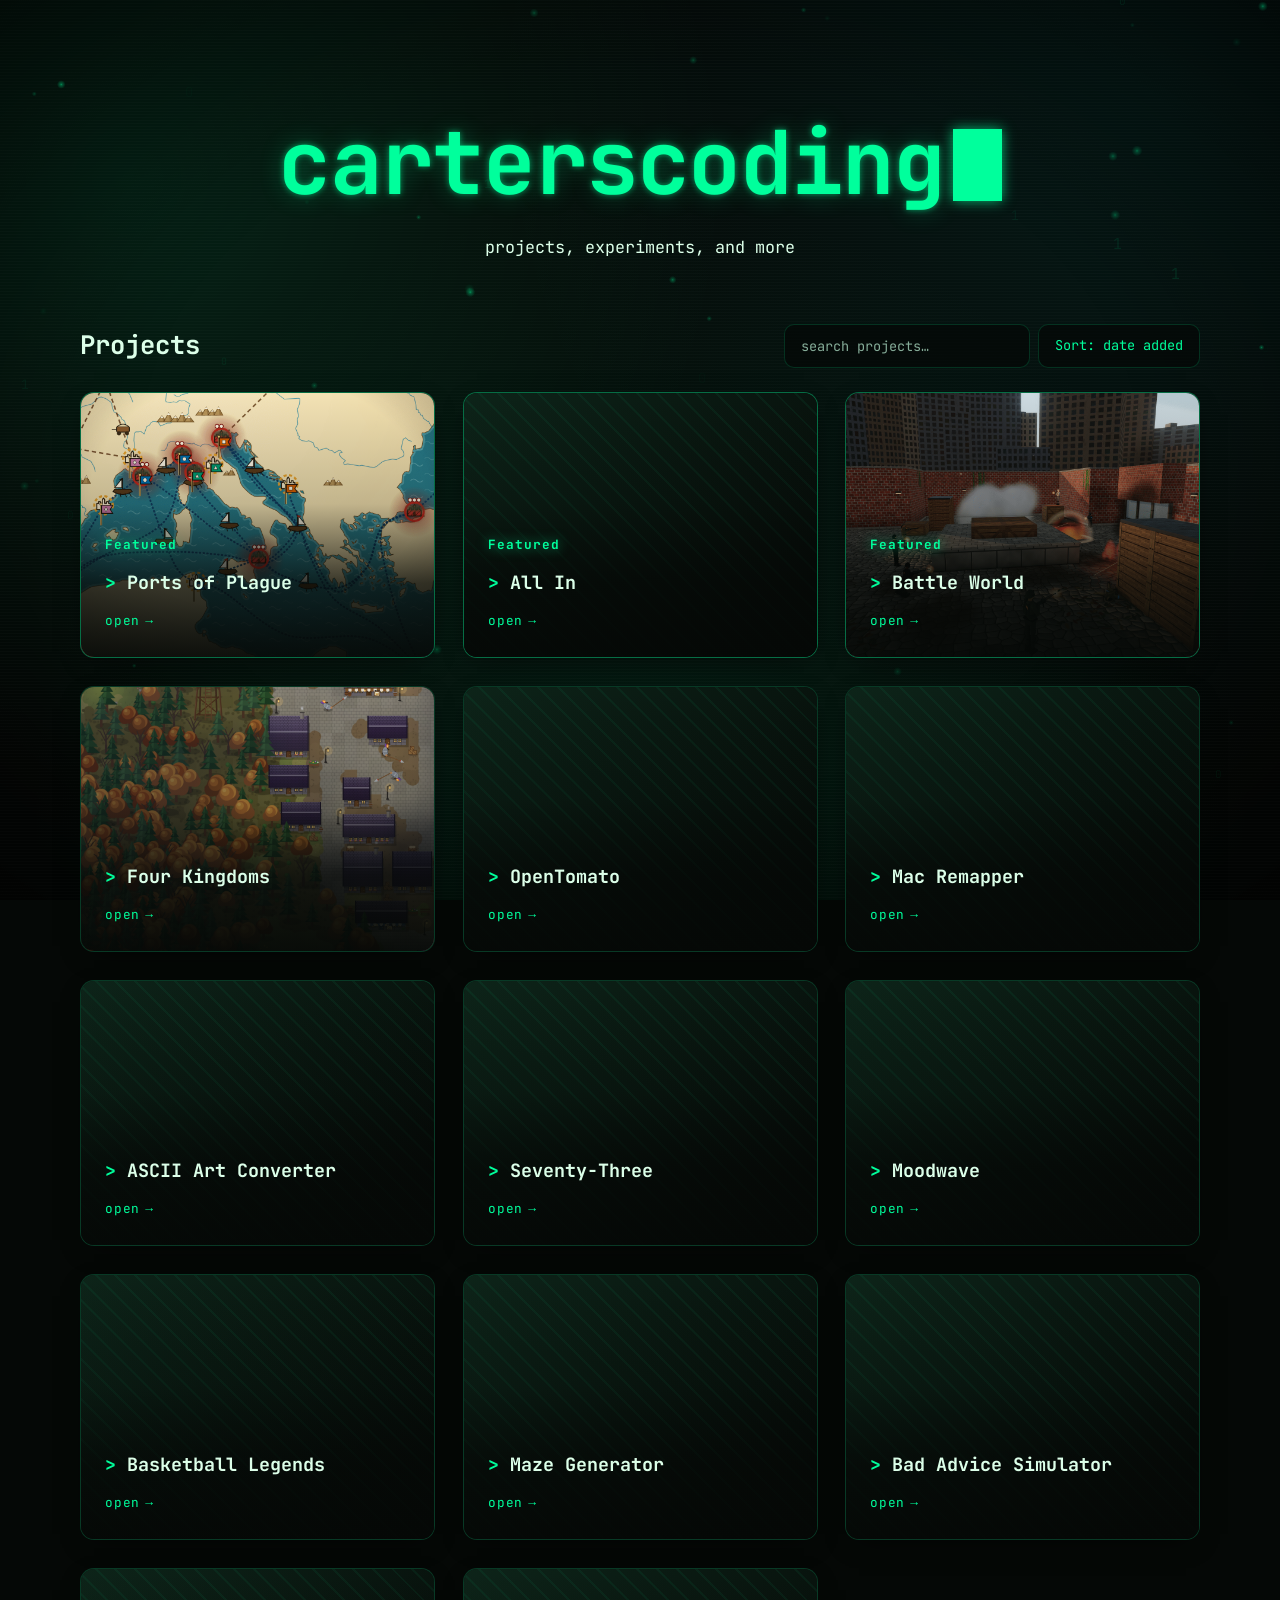
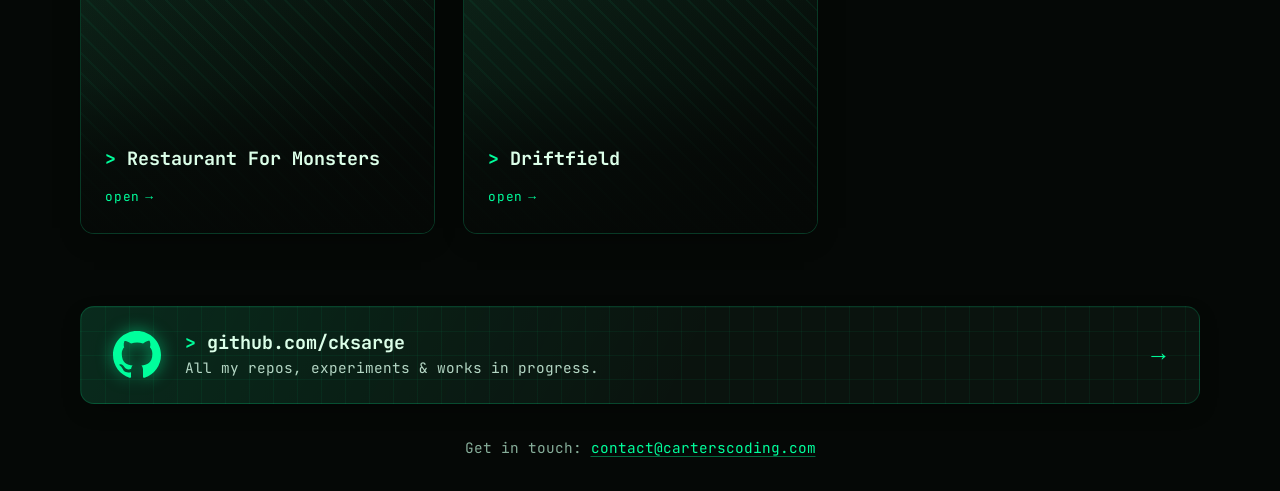
<file: index.html>
<!DOCTYPE html>
<html lang="en">
<head>
  <meta charset="utf-8">
  <meta name="viewport" content="width=device-width, initial-scale=1">
  <!-- Only files from this site may load or run (data: is for the inline favicon
       and the squiggle image in styles.css). Framing protection needs a response
       header, which GitHub Pages can't send. -->
  <meta http-equiv="Content-Security-Policy" content="default-src 'self'; script-src 'self'; style-src 'self'; img-src 'self' data:; font-src 'self'; connect-src 'none'; object-src 'none'; base-uri 'none'; form-action 'none'">
  <meta name="referrer" content="strict-origin-when-cross-origin">
  <title>carterscoding</title>
  <meta name="description" content="carterscoding: projects, experiments, and things Carter has built.">
  <meta name="theme-color" content="#050806">
  <link rel="canonical" href="https://carterscoding.com/">

  <!-- Social preview -->
  <meta property="og:type" content="website">
  <meta property="og:title" content="carterscoding">
  <meta property="og:description" content="Projects, experiments, and things Carter has built.">
  <meta property="og:url" content="https://carterscoding.com/">
  <meta property="og:image" content="https://carterscoding.com/images/social-preview.png">
  <meta property="og:image:width" content="1200">
  <meta property="og:image:height" content="630">
  <meta property="og:image:alt" content="The carterscoding homepage: a glowing green terminal-style title">
  <meta name="twitter:card" content="summary_large_image">

  <!-- Favicon: a green ">_" drawn inline (colors match --c-bg and --c-accent).
       favicon.ico and apple-touch-icon.png are the same picture for older
       browsers and phone home screens. -->
  <link rel="apple-touch-icon" href="apple-touch-icon.png">
  <link rel="icon" href="data:image/svg+xml,%3Csvg xmlns='http://www.w3.org/2000/svg' viewBox='0 0 32 32'%3E%3Crect width='32' height='32' rx='6' fill='%23050806'/%3E%3Cpath d='M7 10l6 6-6 6' fill='none' stroke='%2300ff9c' stroke-width='3' stroke-linecap='round' stroke-linejoin='round'/%3E%3Crect x='15' y='21' width='10' height='3' rx='1' fill='%2300ff9c'/%3E%3C/svg%3E">

  <!-- Font: JetBrains Mono from fonts/ (see @font-face in styles.css). Start
       downloading it now; text shows in the fallback font until it arrives. -->
  <link rel="preload" href="fonts/jetbrains-mono-latin-400.woff2" as="font" type="font/woff2" crossorigin>
  <link rel="preload" href="fonts/jetbrains-mono-latin-700.woff2" as="font" type="font/woff2" crossorigin>

  <!-- ?v=… makes browsers fetch fresh copies after a deploy (GitHub Pages lets
       them cache for 10 minutes). Bump it whenever these files change. -->
  <link rel="stylesheet" href="styles.css?v=2026-11-16">

  <!-- defer: run after the HTML is parsed, in this order -->
  <script src="projects.js?v=2026-11-16" defer></script>
  <script src="script.js?v=2026-11-16" defer></script>
</head>
<body>
  <a class="skip-link" href="#projects">Skip to projects</a>

  <!-- Decorative background layers (hidden from screen readers) -->
  <div class="bg" aria-hidden="true">
    <div class="bg__gradient"></div>
    <div class="bg__scanlines"></div>
  </div>
  <canvas id="particles" aria-hidden="true"></canvas>
  <div class="fx-layer" id="fx-layer" aria-hidden="true"></div>

  <div class="page">
    <header class="site-header">
      <!-- Clicking the title plays a random animation (see script.js) -->
      <h1 class="title">
        <button type="button" class="title__btn" id="title-btn" aria-label="carterscoding">
          <span class="title__text" id="title-text">carterscoding</span><span class="cursor" aria-hidden="true"></span>
        </button>
      </h1>

      <p class="tagline">projects, experiments, and more</p>
    </header>

    <main id="projects" class="container" tabindex="-1">
      <div class="section-head">
        <h2 class="section-title">Projects</h2>

        <!-- Search + sort (section 1 of script.js). Hidden until the cards
             exist, since without JavaScript there's nothing to search. -->
        <div class="controls" id="project-controls" role="search" hidden>
          <input class="controls__search" id="project-search" type="search"
                 placeholder="search projects…" aria-label="Search projects"
                 autocomplete="off" spellcheck="false">
          <button class="controls__sort" id="project-sort" type="button">Sort: date added</button>
        </div>
      </div>

      <!-- Cards are generated from projects.js -->
      <ul class="grid" id="project-grid"></ul>

      <!-- "N projects" for screen readers as the search changes; shown when nothing matches -->
      <p class="grid__status" id="project-status" aria-live="polite"></p>

      <noscript>
        <p class="noscript-msg">Turn on JavaScript to see my projects, or browse them on
          <a href="https://github.com/cksarge">GitHub</a>.</p>
      </noscript>
    </main>

    <footer class="site-footer container">
      <a class="card card--wide" href="https://github.com/cksarge" aria-labelledby="gh-title" aria-describedby="gh-desc">
        <span class="card__glare" aria-hidden="true"></span>

        <!-- GitHub mark -->
        <svg class="gh-icon" viewBox="0 0 16 16" aria-hidden="true" focusable="false">
          <path fill="currentColor" d="M8 0C3.58 0 0 3.58 0 8c0 3.54 2.29 6.53 5.47 7.59.4.07.55-.17.55-.38 0-.19-.01-.82-.01-1.49-2.01.37-2.53-.49-2.69-.94-.09-.23-.48-.94-.82-1.13-.28-.15-.68-.52-.01-.53.63-.01 1.08.58 1.23.82.72 1.21 1.87.87 2.33.66.07-.52.28-.87.51-1.07-1.78-.2-3.64-.89-3.64-3.95 0-.87.31-1.59.82-2.15-.08-.2-.36-1.02.08-2.12 0 0 .67-.21 2.2.82.64-.18 1.32-.27 2-.27.68 0 1.36.09 2 .27 1.53-1.04 2.2-.82 2.2-.82.44 1.1.16 1.92.08 2.12.51.56.82 1.27.82 2.15 0 3.07-1.87 3.75-3.65 3.95.29.25.54.73.54 1.48 0 1.07-.01 1.93-.01 2.2 0 .21.15.46.55.38A8.013 8.013 0 0016 8c0-4.42-3.58-8-8-8z"/>
        </svg>

        <span class="card__body">
          <span class="card__title" id="gh-title"><span class="sr-only">GitHub: </span>github.com/cksarge</span>
          <span class="card__desc" id="gh-desc">All my repos, experiments &amp; works in progress.</span>
        </span>

        <span class="card__cta" aria-hidden="true"><span class="card__arrow">→</span></span>
      </a>

      <p class="contact">
        Get in touch: <a class="contact__link" href="mailto:contact@carterscoding.com">contact@carterscoding.com</a>
      </p>
    </footer>
  </div>
</body>
</html>
</file>
<file: styles.css>
/* =============================================================
   carterscoding.com — styles
   -------------------------------------------------------------
   Everything themeable in this file lives in :root below (the
   particle canvas reads --c-accent-rgb and --font-mono too). A few
   colors also live outside CSS; README "Change the look" lists them.
   ============================================================= */

/* JetBrains Mono, served from this site (fonts/, SIL Open Font License).
   Only the Latin letters are included; anything else falls back to the
   next font in --font-mono. */
@font-face {
  font-family: "JetBrains Mono";
  font-style: normal;
  font-weight: 400;
  font-display: swap;
  src: url("fonts/jetbrains-mono-latin-400.woff2") format("woff2");
}

@font-face {
  font-family: "JetBrains Mono";
  font-style: normal;
  font-weight: 700;
  font-display: swap;
  src: url("fonts/jetbrains-mono-latin-700.woff2") format("woff2");
}

:root {
  /* ---------- Colors ---------- */
  --c-bg: #050806;                 /* page background */
  --c-bg-rgb: 5, 8, 6;             /* same as --c-bg, for rgba() overlays (change both together) */
  --c-bg-raised: #0a130e;          /* card background (shows if an image is missing) */
  --c-card-fallback: #0d2419;      /* tint of the pattern shown when a card image is missing */
  --c-accent: #00ff9c;             /* neon terminal green */
  --c-accent-rgb: 0, 255, 156;     /* same as --c-accent with commas, for rgba() glows + canvas (change both together) */
  --c-accent-2: #00d8c4;           /* teal secondary accent */
  --c-text: #dcffe9;               /* main text */
  --c-text-dim: #b4d6c4;           /* card descriptions */
  --c-text-muted: #86ad99;         /* secondary text */
  --c-border: rgba(var(--c-accent-rgb), 0.16);
  --c-border-hot: rgba(var(--c-accent-rgb), 0.7);
  --c-glitch-a: #ff2d6f;           /* RGB-split colors for the glitch animation */
  --c-glitch-b: #00e5ff;

  /* Moving background gradient blobs. The first follows the accent; the
     other two are a teal and a deep green, so retint them with it. */
  --c-bg-glow-1: rgba(var(--c-accent-rgb), 0.11);
  --c-bg-glow-2: rgba(0, 200, 190, 0.09);
  --c-bg-glow-3: rgba(0, 120, 75, 0.18);

  /* Split-flap title tiles (the "flap" effect) */
  --c-flap-top: #10211a;
  --c-flap-gap: #020403;
  --c-flap-bottom: #0b1812;

  /* ---------- Glows ---------- */
  --glow-text: 0 0 6px rgba(var(--c-accent-rgb), 0.55), 0 0 24px rgba(var(--c-accent-rgb), 0.25);
  --glow-card:
    0 0 0 1px rgba(var(--c-accent-rgb), 0.45),
    0 14px 40px -10px rgba(var(--c-accent-rgb), 0.35),
    0 0 26px rgba(var(--c-accent-rgb), 0.16);
  --glow-icon: drop-shadow(0 0 8px rgba(var(--c-accent-rgb), 0.55));
  --shadow-card: 0 8px 28px -14px rgba(0, 0, 0, 0.9);

  /* ---------- Spacing & sizing ---------- */
  --space-1: 0.25rem;
  --space-2: 0.5rem;
  --space-3: 0.75rem;
  --space-4: 1rem;
  --space-5: 1.5rem;
  --space-6: 2rem;
  --space-8: 4.5rem;
  --gutter: clamp(16px, 4vw, 40px);  /* side padding (16px on phones) */
  --max-width: 1200px;
  --grid-gap: clamp(16px, 2.4vw, 28px);
  --radius: 14px;

  /* ---------- Type ---------- */
  --font-mono: "JetBrains Mono", "Fira Code", ui-monospace, SFMono-Regular, Menlo, Consolas, "Liberation Mono", monospace;

  /* ---------- Motion ---------- */
  --ease-out: cubic-bezier(0.2, 0.8, 0.2, 1);
  --dur-fast: 0.2s;
  --dur-med: 0.35s;
  --dur-zoom: 1.4s;                /* card image zoom on hover */
  --bg-cycle: 38s;                 /* one pass of the background drift */
  --card-lift: -6px;               /* how far cards rise on hover */
}

/* =============================================================
   Base
   ============================================================= */

*,
*::before,
*::after {
  box-sizing: border-box;
}

html {
  color-scheme: dark;
  -webkit-text-size-adjust: 100%;
  text-size-adjust: 100%;
}

body {
  margin: 0;
  min-height: 100vh;
  min-height: 100dvh;
  background: var(--c-bg);
  color: var(--c-text);
  font-family: var(--font-mono);
  font-size: 1rem;
  line-height: 1.6;
  -webkit-font-smoothing: antialiased;
}

img,
svg {
  display: block;
  max-width: 100%;
}

a {
  color: inherit;
}

::selection {
  background: rgba(var(--c-accent-rgb), 0.3);
  color: #fff;
}

/* Visually hidden, still read by screen readers */
.sr-only {
  position: absolute;
  width: 1px;
  height: 1px;
  padding: 0;
  margin: -1px;
  overflow: hidden;
  clip: rect(0 0 0 0);
  white-space: nowrap;
  border: 0;
}

.skip-link {
  position: absolute;
  top: var(--space-2);
  left: var(--space-2);
  z-index: 10;
  padding: var(--space-2) var(--space-4);
  background: var(--c-accent);
  color: var(--c-bg);
  font-weight: 700;
  border-radius: 6px;
  transform: translateY(-200%);
  transition: transform var(--dur-fast);
}

.skip-link:focus {
  transform: none;
}

/* =============================================================
   Background: drifting gradient + scanlines + particle canvas
   ============================================================= */

.bg {
  position: fixed;
  inset: 0;
  z-index: 0;
  overflow: hidden;
  pointer-events: none;
}

/* Oversized layer so it can drift without showing its edges */
.bg__gradient {
  position: absolute;
  inset: -50%;
  background:
    radial-gradient(circle at 30% 35%, var(--c-bg-glow-1), transparent 28%),
    radial-gradient(circle at 70% 30%, var(--c-bg-glow-2), transparent 30%),
    radial-gradient(circle at 50% 70%, var(--c-bg-glow-3), transparent 34%),
    var(--c-bg);
  animation: bg-drift var(--bg-cycle) ease-in-out infinite alternate;
  will-change: transform;
}

@keyframes bg-drift {
  0%   { transform: translate3d(-5%, -4%, 0) rotate(0deg) scale(1); }
  50%  { transform: translate3d(4%, 3%, 0) rotate(10deg) scale(1.08); }
  100% { transform: translate3d(-2%, 5%, 0) rotate(-6deg) scale(1.02); }
}

/* Faint CRT scanlines + vignette for the terminal feel */
.bg__scanlines {
  position: absolute;
  inset: 0;
  background:
    radial-gradient(ellipse at center, transparent 55%, rgba(0, 0, 0, 0.55) 100%),
    repeating-linear-gradient(to bottom, rgba(255, 255, 255, 0.018) 0 1px, transparent 1px 3px);
}

#particles {
  position: fixed;
  inset: 0;
  z-index: 1;
  width: 100%;
  height: 100%;
  pointer-events: none;
}

/* Overlay for effects that cover the whole viewport: shockwave rings,
   Matrix rain, the DVD logo and its confetti. overflow: hidden means they
   can never cause scrollbars. Effects tied to the title use .fx-pinned. */
.fx-layer {
  position: fixed;
  inset: 0;
  z-index: 3;
  overflow: hidden;
  pointer-events: none;
}

/* Effects pinned to the page (not the fixed layer) so they scroll with the
   title: CRT beam, caps lock key, battery, autocorrect, buffering spinner */
.fx-pinned {
  pointer-events: none;
}

/* All real content sits above the background layers.
   overflow-x: clip stops flying title letters from creating a horizontal scrollbar. */
.page {
  position: relative;
  z-index: 2;
  overflow-x: clip;
  padding-bottom: var(--banner-space, 0px);  /* room for the 404 banner while it's showing (set by script.js) */
}

.container {
  width: 100%;
  max-width: var(--max-width);
  margin-inline: auto;
  padding-inline: var(--gutter);
}

/* =============================================================
   Header + animated title
   ============================================================= */

.site-header {
  padding: clamp(3.5rem, 12vh, 8rem) var(--gutter) clamp(2.5rem, 7vh, 4.5rem);
  text-align: center;
}

.title {
  margin: 0;
  font-size: clamp(2.1rem, 9vw, 5.5rem);
  font-weight: 700;
  line-height: 1.15;
  letter-spacing: -0.02em;
}

.title__btn {
  position: relative;              /* offsetParent for the typewriter cursor math */
  display: inline-block;
  margin: 0;
  min-height: 44px;                /* comfortable tap target on phones */
  padding: 0.05em 0.2em;
  border: 0;
  border-radius: 10px;
  background: none;
  color: var(--c-accent);
  font: inherit;
  letter-spacing: inherit;
  cursor: pointer;
  user-select: none;
  -webkit-user-select: none;
  -webkit-tap-highlight-color: transparent;
  touch-action: manipulation;
}

.title__btn:focus-visible {
  outline: 2px dashed var(--c-accent);
  outline-offset: 6px;
}

.title__text {
  display: inline-block;           /* needed so transform/clip-path apply (glitch) */
  white-space: nowrap;
  text-shadow: var(--glow-text);
}

/* Each letter is its own span (created by script.js) */
.title__char {
  display: inline-block;
}

.title__char.is-scrambling { color: var(--c-accent-2); opacity: 0.8; }
.title__char.is-resolved   { animation: char-flash 0.45s ease-out; } /* FLASH_MS in script.js matches */
.title__char.is-hidden     { visibility: hidden; }
.title__char.is-glitched   { color: var(--c-glitch-a); }

@keyframes char-flash {
  from { color: #fff; text-shadow: 0 0 14px var(--c-accent), 0 0 30px var(--c-accent); }
}

/* Blinking block cursor */
.cursor {
  display: inline-block;
  width: 0.55em;
  height: 0.82em;
  margin-left: 0.1em;
  vertical-align: -0.08em;
  background: var(--c-accent);
  box-shadow: 0 0 12px rgba(var(--c-accent-rgb), 0.7);
  animation: blink 1.1s step-end infinite;
}

.cursor.is-solid {
  animation: none;                 /* stays solid while "typing" */
}

@keyframes blink {
  0%, 100% { opacity: 1; }
  50%      { opacity: 0; }
}

/* Glitch: RGB-split text-shadow + sliced clip-path, jumping between frames */
.title__text.fx-glitch {
  animation: glitch 0.75s steps(1, end) both;
}

@keyframes glitch {
  0%   { text-shadow: -3px 0 var(--c-glitch-a), 3px 0 var(--c-glitch-b); transform: translate(-2px, 1px) skewX(-6deg); clip-path: inset(10% 0 55% 0); }
  9%   { text-shadow: 4px 0 var(--c-glitch-a), -4px 0 var(--c-glitch-b);  transform: translate(3px, -1px);              clip-path: inset(60% 0 4% 0); }
  18%  { text-shadow: -2px 0 var(--c-glitch-a), 2px 0 var(--c-glitch-b);  transform: translate(-1px, 0) skewX(10deg);   clip-path: inset(0); }
  30%  { text-shadow: -6px 0 var(--c-glitch-a), 6px 0 var(--c-glitch-b);  transform: translate(4px, 2px);               clip-path: inset(35% 0 30% 0); }
  42%  { text-shadow: 2px 0 var(--c-glitch-a), -2px 0 var(--c-glitch-b);  transform: none;                              clip-path: inset(0); }
  54%  { text-shadow: 5px 1px var(--c-glitch-a), -5px -1px var(--c-glitch-b); transform: translate(-3px, 0) skewX(-3deg); clip-path: inset(72% 0 0 0); }
  66%  { text-shadow: -1px 0 var(--c-glitch-a), 1px 0 var(--c-glitch-b);  transform: translate(1px, -1px);              clip-path: inset(0); }
  78%  { text-shadow: 3px 0 var(--c-glitch-a), -3px 0 var(--c-glitch-b);  transform: skewX(4deg);                       clip-path: inset(18% 0 66% 0); }
  90%  { text-shadow: -1px 0 var(--c-glitch-a), 1px 0 var(--c-glitch-b);  transform: none;                              clip-path: inset(0); }
  100% { text-shadow: var(--glow-text); transform: none; clip-path: none; }
}

/* Shockwave ring (positioned + animated by script.js) */
.shockwave {
  position: absolute;
  width: var(--size);
  height: var(--size);
  margin: calc(var(--size) / -2) 0 0 calc(var(--size) / -2);
  border: 2px solid rgba(var(--c-accent-rgb), 0.9);
  border-radius: 50%;
  box-shadow:
    0 0 24px rgba(var(--c-accent-rgb), 0.55),
    inset 0 0 24px rgba(var(--c-accent-rgb), 0.35);
}

/* CRT power-off: the bright horizontal beam (positioned + animated by script.js) */
.crt-beam {
  position: absolute;
  height: 4px;
  margin-top: -2px;
  border-radius: 2px;
  background: #eafff4;
  box-shadow:
    0 0 10px 2px rgba(var(--c-accent-rgb), 0.9),
    0 0 36px 10px rgba(var(--c-accent-rgb), 0.45);
  opacity: 0;
  translate: -50% 0;
}

/* Matrix rain: one falling column per letter */
.rain {
  position: absolute;
  width: 1.4em;
  margin-left: -0.7em;
  overflow: hidden;
  color: var(--c-accent);
  font-family: var(--font-mono);
  line-height: 1.1;
  text-align: center;
  text-shadow: 0 0 6px rgba(var(--c-accent-rgb), 0.6);
  /* fade out just before the bottom of the screen */
  -webkit-mask-image: linear-gradient(to bottom, #000 94%, transparent);
  mask-image: linear-gradient(to bottom, #000 94%, transparent);
}

.rain__strip {
  display: flex;
  flex-direction: column;
  align-items: center;
}

/* A falling title letter glows white-hot, like the head of a Matrix trail */
.rain-letter {
  position: absolute;
  white-space: pre;
  color: #eafff4;
  text-shadow: 0 0 10px var(--c-accent), 0 0 24px var(--c-accent);
}

/* Split-flap: each letter sits on a dark tile with a split line across the middle */
.title__char.is-flap {
  position: relative;
  isolation: isolate;              /* keeps the tile behind this letter only */
}

.title__char.is-flap::before {
  content: "";
  position: absolute;
  inset: 0.05em 0.03em;
  z-index: -1;
  border-radius: 0.08em;
  background: linear-gradient(to bottom, var(--c-flap-top) 0 48%, var(--c-flap-gap) 48% 52%, var(--c-flap-bottom) 52% 100%);
  box-shadow: inset 0 0 0 1px rgba(var(--c-accent-rgb), 0.18);
  animation: tile-in 0.15s ease-out;
  transition: opacity 0.3s;
}

.title__char.is-flap-out::before {
  opacity: 0;
}

@keyframes tile-in {
  from { opacity: 0; }
}

/* ---------- Everyday-computer jokes (built by script.js: the DVD logo and
   confetti on the fx layer, the rest pinned to the page with .fx-pinned) ---------- */

/* DVD screensaver logo */
.dvd {
  position: absolute;
  top: 0;
  left: 0;
  padding: 0.12em 0.35em;
  border: 0.07em solid transparent;
  border-radius: 0.35em;
  color: var(--c-accent);
  line-height: 1;
  white-space: nowrap;
  text-shadow: 0 0 14px currentColor;
  transform-origin: 0 0;
  transition: border-color 0.3s;
}

.dvd.is-logo {
  border-color: currentColor;
}

.confetti {
  position: absolute;
  width: 8px;
  height: 8px;
  margin: -4px 0 0 -4px;
  border-radius: 2px;
}

/* Caps lock key */
.keycap {
  position: absolute;
  display: flex;
  align-items: center;
  gap: 8px;
  padding: 7px 12px;
  border: 1px solid #3a4a42;
  border-radius: 7px;
  background: linear-gradient(#1c2923, #121b17);
  box-shadow: 0 3px 0 #0a100d;
  color: var(--c-text);
  font-size: 14px;
  white-space: nowrap;
  translate: -50% calc(-100% - 12px);
}

.keycap__led {
  width: 7px;
  height: 7px;
  border-radius: 50%;
  background: #2a3a32;
  transition: background 0.1s, box-shadow 0.1s;
}

.keycap.is-on .keycap__led {
  background: var(--c-accent);
  box-shadow: 0 0 8px var(--c-accent);
}

/* Battery that replaces the cursor (sized to the cursor by script.js) */
.battery {
  position: absolute;
  border: 0.06em solid var(--c-text);
  border-radius: 0.08em;
}

.battery::before {              /* the little nub on top */
  content: "";
  position: absolute;
  top: -0.13em;
  left: 30%;
  width: 40%;
  height: 0.08em;
  border-radius: 0.03em 0.03em 0 0;
  background: var(--c-text);
}

.battery__level {
  position: absolute;
  right: 0.05em;
  bottom: 0.05em;
  left: 0.05em;
  height: 100%;
  max-height: calc(100% - 0.1em);
  border-radius: 0.03em;
  background: #3dff8a;
}

.battery__bolt {
  position: absolute;
  top: 50%;
  left: 50%;
  width: 90%;
  fill: #ffe14d;
  stroke: #1a1a1a;
  stroke-width: 1.2;
  opacity: 0;
  transform: translate(-50%, -50%) scale(0);
}

/* Autocorrect: red squiggly underline + suggestion bubble */
.squiggle {
  position: absolute;
  height: 7px;
  background: url("data:image/svg+xml,%3Csvg xmlns='http://www.w3.org/2000/svg' width='10' height='7'%3E%3Cpath d='M0 3.5 Q2.5 0.5 5 3.5 T10 3.5' fill='none' stroke='%23ff4d6d' stroke-width='1.8'/%3E%3C/svg%3E") repeat-x;
}

.autocorrect {
  position: absolute;
  padding: 7px 12px;
  border-radius: 10px;
  background: #f4f4f5;
  box-shadow: 0 8px 24px rgba(0, 0, 0, 0.45);
  color: #18181b;
  font-family: system-ui, -apple-system, "Segoe UI", sans-serif;
  font-size: 14px;
  white-space: nowrap;
  translate: -50% 0;
}

.autocorrect::before {           /* little pointer up toward the word */
  content: "";
  position: absolute;
  top: -6px;
  left: 50%;
  border: 6px solid transparent;
  border-top: 0;
  border-bottom-color: #f4f4f5;
  translate: -50% 0;
}

.autocorrect b {
  color: #2563eb;
}

.autocorrect__undo {
  color: #2563eb;
  font-weight: 600;
}

.autocorrect.is-pressed {
  background: #dcdce0;
}

/* Buffering spinner with a percentage in the middle */
.spinner {
  position: absolute;
  display: grid;
  place-items: center;
  width: var(--s);
  height: var(--s);
  margin: calc(var(--s) / -2) 0 0 calc(var(--s) / -2);
  color: #fff;
  font-family: system-ui, -apple-system, "Segoe UI", sans-serif;
  font-size: 13px;
  font-weight: 700;
  text-shadow: 0 1px 4px rgba(0, 0, 0, 0.8);
}

.spinner::before {               /* the spinning ring (the % label stays still) */
  content: "";
  position: absolute;
  inset: 0;
  border: 4px solid rgba(255, 255, 255, 0.2);
  border-top-color: #fff;
  border-radius: 50%;
  animation: spin 0.8s linear infinite;
}

@keyframes spin {
  to { rotate: 360deg; }
}

/* Fake progress bar cells */
.title__char.is-bar-empty { opacity: 0.35; }
.title__char.is-meter     { color: var(--c-text); }

.tagline {
  margin: var(--space-4) 0 0;
  color: var(--c-text);
  font-size: clamp(0.9rem, 2.6vw, 1.05rem);
  text-wrap: balance;
}

/* =============================================================
   Projects grid
   ============================================================= */

main:focus {
  outline: none;                   /* focused only via the skip link */
}

/* "Projects" on the left, search + sort on the right (stacked on phones) */
.section-head {
  display: flex;
  flex-wrap: wrap;
  align-items: center;
  justify-content: space-between;
  gap: var(--space-3) var(--space-5);
  margin: 0 0 var(--space-5);
}

.section-title {
  margin: 0;
  color: var(--c-text);
  font-size: clamp(1.3rem, 3vw, 1.6rem);
  font-weight: 700;
}

.controls {
  display: flex;
  flex: 0 1 26rem;
  gap: var(--space-2);
  min-width: 0;
}

.controls[hidden] {
  display: none;
}

.controls__search,
.controls__sort {
  height: 44px;                    /* comfortable tap target on phones */
  border: 1px solid var(--c-border);
  border-radius: 10px;
  background: rgba(var(--c-bg-rgb), 0.7);
  color: var(--c-text);
  font: inherit;
  font-size: 0.85rem;
  transition: border-color var(--dur-fast), background var(--dur-fast), color var(--dur-fast);
}

.controls__search {
  flex: 1;
  min-width: 0;
  padding: 0 var(--space-4);
}

.controls__search::placeholder {
  color: var(--c-text-muted);
}

.controls__sort {
  flex: none;
  padding: 0 var(--space-4);
  color: var(--c-accent);
  white-space: nowrap;
  cursor: pointer;
}

.controls__search:hover,
.controls__sort:hover {
  border-color: var(--c-border-hot);
}

.controls__sort:hover {
  background: rgba(var(--c-accent-rgb), 0.08);
}

.controls__search:focus-visible,
.controls__sort:focus-visible {
  outline: 2px solid var(--c-accent);
  outline-offset: 2px;
  border-color: var(--c-border-hot);
}

@media (max-width: 560px) {
  .controls {
    flex-basis: 100%;
  }
}

.grid {
  display: grid;
  grid-template-columns: 1fr;                   /* mobile: 1 column */
  gap: var(--grid-gap);
  margin: 0;
  padding: 0;
  list-style: none;
}

@media (min-width: 640px) {
  .grid { grid-template-columns: repeat(2, 1fr); }  /* tablet: 2 columns */
}

@media (min-width: 1024px) {
  .grid { grid-template-columns: repeat(3, 1fr); }  /* desktop: 3 columns */
}

.grid > li {
  display: flex;
}

/* Filtered out by the search (needed: the rule above would override [hidden]) */
.grid > li[hidden] {
  display: none;
}

/* After the first search or sort, cards stop replaying their fade-in */
.grid.is-settled .card {
  animation: none;
}

.grid__empty,
.grid__status,
.noscript-msg {
  color: var(--c-text-muted);
}

.grid__status {
  margin: 0;
}

/* =============================================================
   Cards (project cards + the GitHub footer card)
   ============================================================= */

.card {
  /* Updated live by script.js for the pointer tilt + glare */
  --rx: 0deg;
  --ry: 0deg;
  --mx: 50%;
  --my: 50%;
  --lift: 0px;
  --tilt-max: 8;                   /* max tilt in degrees (read by script.js) */

  position: relative;
  isolation: isolate;
  display: flex;
  flex-direction: column;
  justify-content: flex-end;
  width: 100%;
  min-height: 240px;
  aspect-ratio: 4 / 3;
  overflow: hidden;
  border: 1px solid var(--c-border);
  border-radius: var(--radius);
  background: var(--c-bg-raised);
  box-shadow: var(--shadow-card);
  color: var(--c-text);
  text-decoration: none;
  transform: perspective(1000px) translateY(var(--lift)) rotateX(var(--rx)) rotateY(var(--ry));
  transition:
    transform var(--dur-med) var(--ease-out),
    box-shadow var(--dur-med) var(--ease-out),
    border-color var(--dur-med) var(--ease-out);
  -webkit-tap-highlight-color: transparent;

  /* Staggered fade-in on load (--i is set per card) */
  animation: card-in 0.6s var(--ease-out) both;
  animation-delay: calc(var(--i, 0) * 90ms + 150ms);
}

/* Follow the pointer quickly while tilting */
.card.is-tilting {
  transition:
    transform 0.12s linear,
    box-shadow var(--dur-med) var(--ease-out),
    border-color var(--dur-med) var(--ease-out);
}

@keyframes card-in {
  from { opacity: 0; translate: 0 18px; }
}

/* Full-bleed background image */
.card__media {
  position: absolute;
  inset: 0;
  z-index: -1;
  background:
    repeating-linear-gradient(45deg, rgba(var(--c-accent-rgb), 0.05) 0 2px, transparent 2px 14px),
    linear-gradient(135deg, var(--c-card-fallback), var(--c-bg));
}

.card__img {
  width: 100%;
  height: 100%;
  object-fit: cover;
  transform: scale(1.01);
  transition: transform var(--dur-zoom) var(--ease-out);
}

.card--no-image .card__img {
  display: none;                   /* broken/missing image → show the pattern instead */
}

/* Dark gradient so text stays readable over any image */
.card__media::after {
  content: "";
  position: absolute;
  inset: 0;
  background: linear-gradient(
    to top,
    rgba(var(--c-bg-rgb), 0.95) 0%,
    rgba(var(--c-bg-rgb), 0.78) 28%,
    rgba(var(--c-bg-rgb), 0.2) 58%,
    rgba(var(--c-bg-rgb), 0) 100%
  );
}

/* Soft green spotlight that follows the mouse */
.card__glare {
  position: absolute;
  inset: 0;
  z-index: 0;
  background: radial-gradient(circle at var(--mx) var(--my), rgba(var(--c-accent-rgb), 0.16), transparent 45%);
  opacity: 0;
  pointer-events: none;
  transition: opacity var(--dur-med);
}

.card__body {
  position: relative;
  z-index: 1;
  padding: var(--space-5);
}

.card__title {
  margin: 0 0 var(--space-1);
  font-size: 1.15rem;
  font-weight: 700;
  line-height: 1.3;
}

.card__title::before {
  content: "> ";
  content: "> " / "";             /* decorative: hidden from screen readers where supported */
  color: var(--c-accent);
}

/* "Featured" above the title (projects with featured: true). Its bottom
   margin matches the title → "open →" gap (--space-1 + --space-3), so the
   three lines are evenly spaced. A bright band sweeps across the glowing
   text now and then. */
.card__tag {
  display: block;
  width: fit-content;
  margin-bottom: calc(var(--space-1) + var(--space-3));
  background: linear-gradient(
      100deg,
      var(--c-accent) 0 40%,
      #eafff4 50%,
      var(--c-accent) 60% 100%
    )
    0 0 / 250% 100% no-repeat;
  -webkit-background-clip: text;
  background-clip: text;
  color: transparent;
  filter: drop-shadow(0 0 6px rgba(var(--c-accent-rgb), 0.6));
  font-size: 0.8rem;
  font-weight: 700;
  letter-spacing: 0.08em;
  animation: tag-shine 3.5s var(--ease-out) 1s infinite;
}

@keyframes tag-shine {
  0%       { background-position: 100% 0; }
  45%, 100% { background-position: 0 0; }
}

.card--featured {
  border-color: rgba(var(--c-accent-rgb), 0.38);
}

.card__desc {
  display: -webkit-box;
  margin: 0;
  overflow: hidden;
  color: var(--c-text-dim);
  font-size: 0.9rem;
  line-height: 1.5;
  -webkit-box-orient: vertical;
  -webkit-line-clamp: 3;
  line-clamp: 3;
}

.card__cta {
  display: inline-flex;
  gap: 0.4em;
  margin-top: var(--space-3);
  color: var(--c-accent);
  font-size: 0.8rem;
  letter-spacing: 0.06em;
}

.card__arrow {
  display: inline-block;
  transition: transform var(--dur-med) var(--ease-out);
}

/* ---- Hover (mouse/trackpad only, so taps don't leave cards stuck "hovered") ---- */
@media (hover: hover) {
  .card:hover {
    --lift: var(--card-lift);
    border-color: var(--c-border-hot);
    box-shadow: var(--glow-card);
  }

  .card:hover .card__img   { transform: scale(1.08); }
  .card:hover .card__glare { opacity: 1; }
  .card:hover .card__arrow { transform: translateX(5px); }
  .card:hover .gh-icon     { transform: rotate(-8deg) scale(1.08); }
}

/* ---- Keyboard focus: same look as hover plus a clear outline ---- */
.card:focus-visible {
  --lift: var(--card-lift);
  outline: 2px solid var(--c-accent);
  outline-offset: 4px;
  border-color: var(--c-border-hot);
  box-shadow: var(--glow-card);
}

.card:focus-visible .card__img   { transform: scale(1.08); }
.card:focus-visible .card__arrow { transform: translateX(5px); }

/* Tap feedback on touch screens */
.card:active {
  --lift: -2px;
  border-color: var(--c-border-hot);
}

/* =============================================================
   Footer + wide GitHub card
   ============================================================= */

.site-footer {
  padding-top: var(--space-8);
  padding-bottom: var(--space-6);
}

.card--wide {
  --tilt-max: 3;                   /* a wide card looks better with less tilt */

  flex-direction: row;
  align-items: center;
  gap: var(--space-5);
  min-height: 0;
  aspect-ratio: auto;
  padding: var(--space-5) var(--space-6);
  background:
    linear-gradient(115deg, rgba(var(--c-accent-rgb), 0.1), transparent 55%),
    linear-gradient(rgba(var(--c-accent-rgb), 0.05) 1px, transparent 1px) 0 0 / 24px 24px,
    linear-gradient(90deg, rgba(var(--c-accent-rgb), 0.05) 1px, transparent 1px) 0 0 / 24px 24px,
    var(--c-bg-raised);
}

.card--wide .card__body {
  flex: 1;
  min-width: 0;
  padding: 0;
}

.card--wide .card__title {
  overflow-wrap: anywhere;
}

.card--wide .card__cta {
  flex: none;
  margin: 0;
  font-size: 1.5rem;
}

.contact {
  margin: var(--space-6) 0 0;
  color: var(--c-text-muted);
  font-size: 0.9rem;
  text-align: center;
}

.contact__link {
  color: var(--c-accent);
  overflow-wrap: anywhere;
  text-decoration-color: rgba(var(--c-accent-rgb), 0.4);
  text-underline-offset: 3px;
  transition: text-shadow var(--dur-fast), text-decoration-color var(--dur-fast);
}

.contact__link:hover,
.contact__link:focus-visible {
  text-decoration-color: currentColor;
  text-shadow: var(--glow-text);
}

.contact__link:focus-visible {
  outline: 2px solid var(--c-accent);
  outline-offset: 3px;
  border-radius: 2px;
}

.gh-icon {
  flex: none;
  width: 48px;
  height: 48px;
  color: var(--c-accent);
  filter: var(--glow-icon);
  transition: transform var(--dur-med) var(--ease-out);
}

@media (max-width: 480px) {
  .card--wide {
    gap: var(--space-4);
    padding: var(--space-4) var(--space-5);
  }

  .gh-icon {
    width: 38px;
    height: 38px;
  }

  .card--wide .card__title {
    font-size: 1rem;
  }

  .card--wide .card__cta {
    display: none;                 /* the whole card is the link; give the text the room */
  }
}

/* =============================================================
   "Redirected from a bad URL" banner (added by script.js after 404.html)
   ============================================================= */

.banner {
  position: fixed;
  right: var(--gutter);
  bottom: max(var(--space-4), env(safe-area-inset-bottom));
  left: var(--gutter);
  z-index: 10;
  display: flex;
  align-items: center;
  gap: var(--space-3);
  max-width: 720px;
  margin-inline: auto;
  padding: var(--space-3) var(--space-3) var(--space-3) var(--space-5);
  border: 1px solid var(--c-border-hot);
  border-radius: var(--radius);
  background: rgba(var(--c-bg-rgb), 0.94);
  box-shadow: var(--shadow-card), 0 0 24px rgba(var(--c-accent-rgb), 0.18);
  animation: banner-in var(--dur-med) var(--ease-out) 0.1s both;  /* its text arrives 0.1s in (see script.js) */
}

@keyframes banner-in {
  from { opacity: 0; transform: translateY(16px); }
}

.banner__text {
  flex: 1;
  min-width: 0;
  margin: 0;
  color: var(--c-text);
  font-size: 0.9rem;
  line-height: 1.5;
}

.banner__text strong {
  margin-right: 0.4em;
  color: var(--c-accent);
  text-shadow: var(--glow-text);
}

.banner__path {
  color: var(--c-text-muted);
  overflow-wrap: anywhere;
}

.banner__close {
  flex: none;
  width: 44px;                     /* comfortable tap target on phones */
  height: 44px;
  border: 0;
  border-radius: 8px;
  background: none;
  color: var(--c-text-muted);
  font: inherit;
  font-size: 1.4rem;
  line-height: 1;
  cursor: pointer;
  transition: color var(--dur-fast), background var(--dur-fast);
}

.banner__close:hover,
.banner__close:focus-visible {
  background: rgba(var(--c-accent-rgb), 0.12);
  color: var(--c-accent);
}

.banner__close:focus-visible {
  outline: 2px solid var(--c-accent);
  outline-offset: 2px;
}

/* =============================================================
   Reduced motion: no drifting background, no particles,
   no title animations, no tilt/zoom/lift. Glows still work.
   ============================================================= */

@media (prefers-reduced-motion: reduce) {
  .bg__gradient {
    animation: none;
    transform: none;
  }

  #particles,
  .fx-layer,
  .fx-pinned {
    display: none;
  }

  .cursor {
    animation: none;
  }

  .title__btn {
    cursor: default;
  }

  .card__tag {
    animation: none;               /* keep the glow, drop the moving shine */
  }

  .card {
    animation: none;
    transform: none;
    transition: box-shadow var(--dur-fast), border-color var(--dur-fast);
  }

  .card:hover .card__img,
  .card:focus-visible .card__img,
  .card:hover .card__arrow,
  .card:focus-visible .card__arrow,
  .card:hover .gh-icon {
    transform: none;
  }

  .skip-link,
  .banner {
    animation: none;
  }

  .skip-link {
    transition: none;
  }
}
</file>
